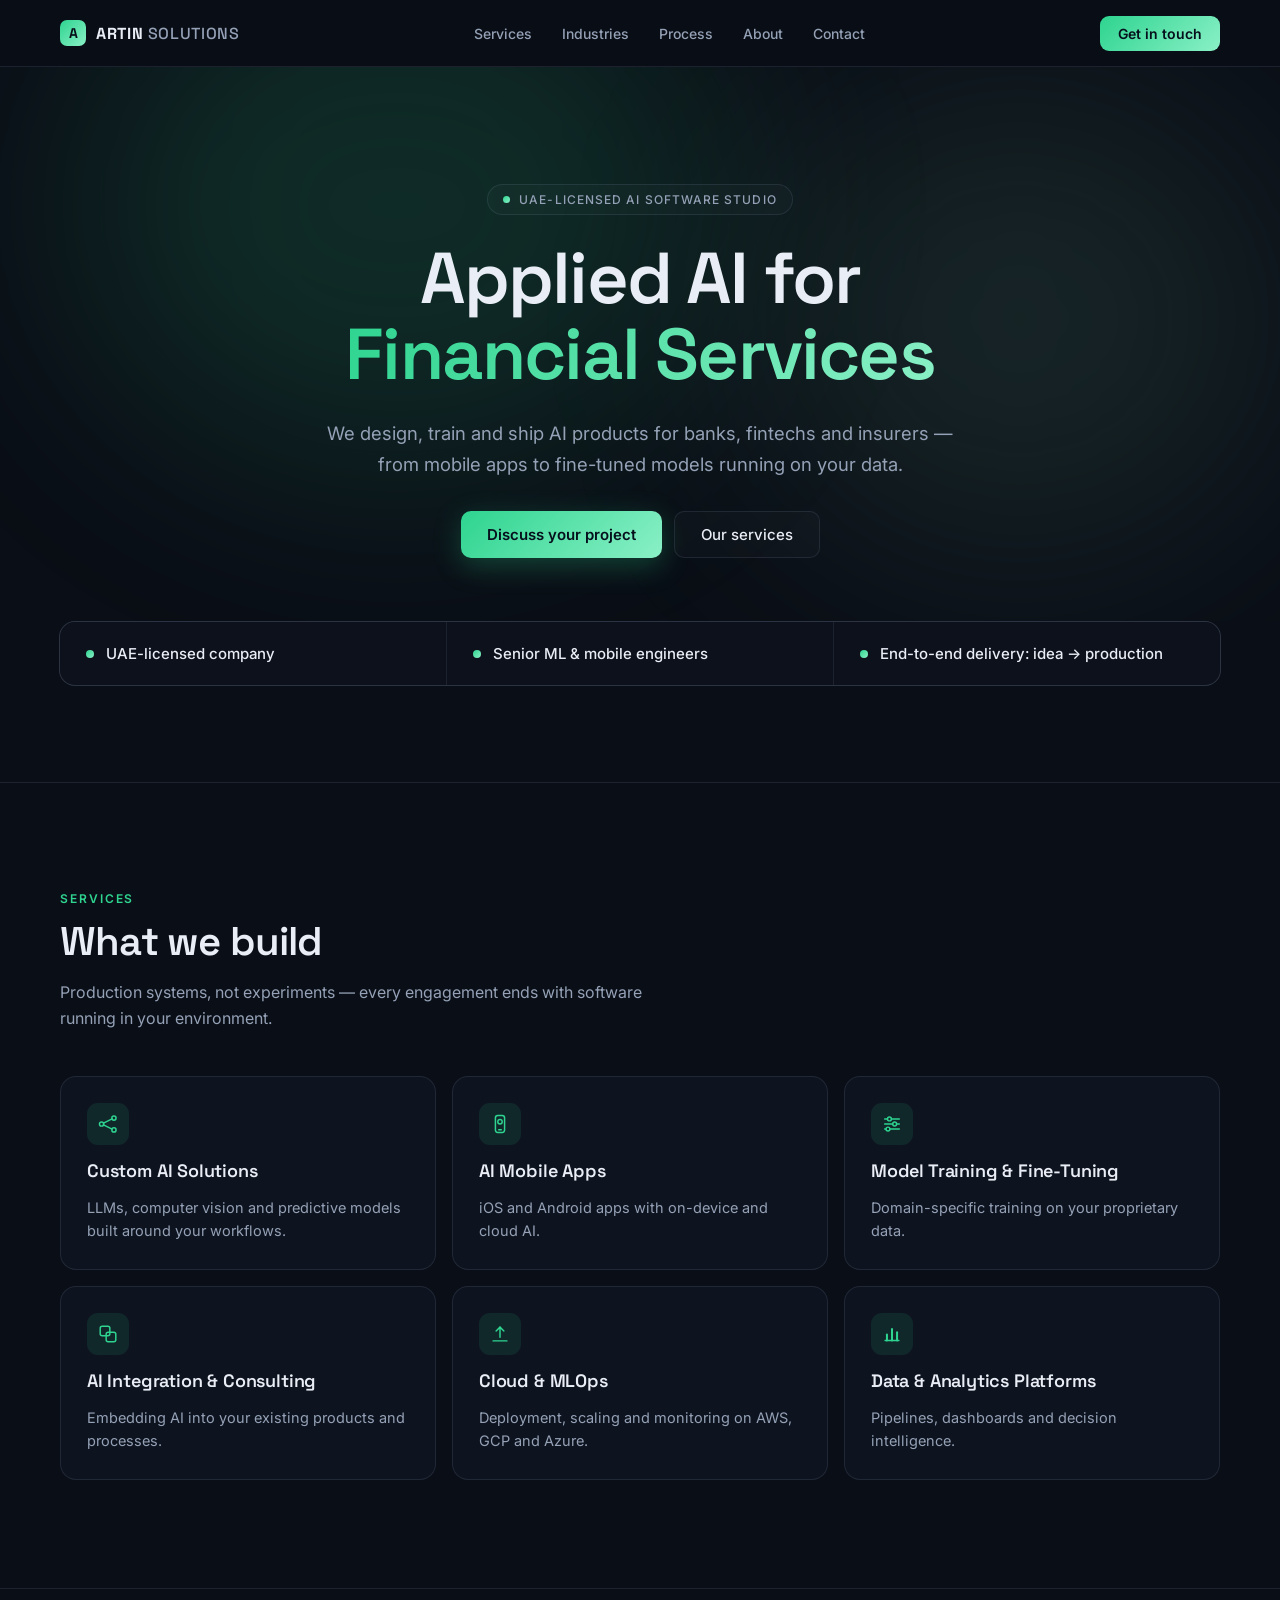
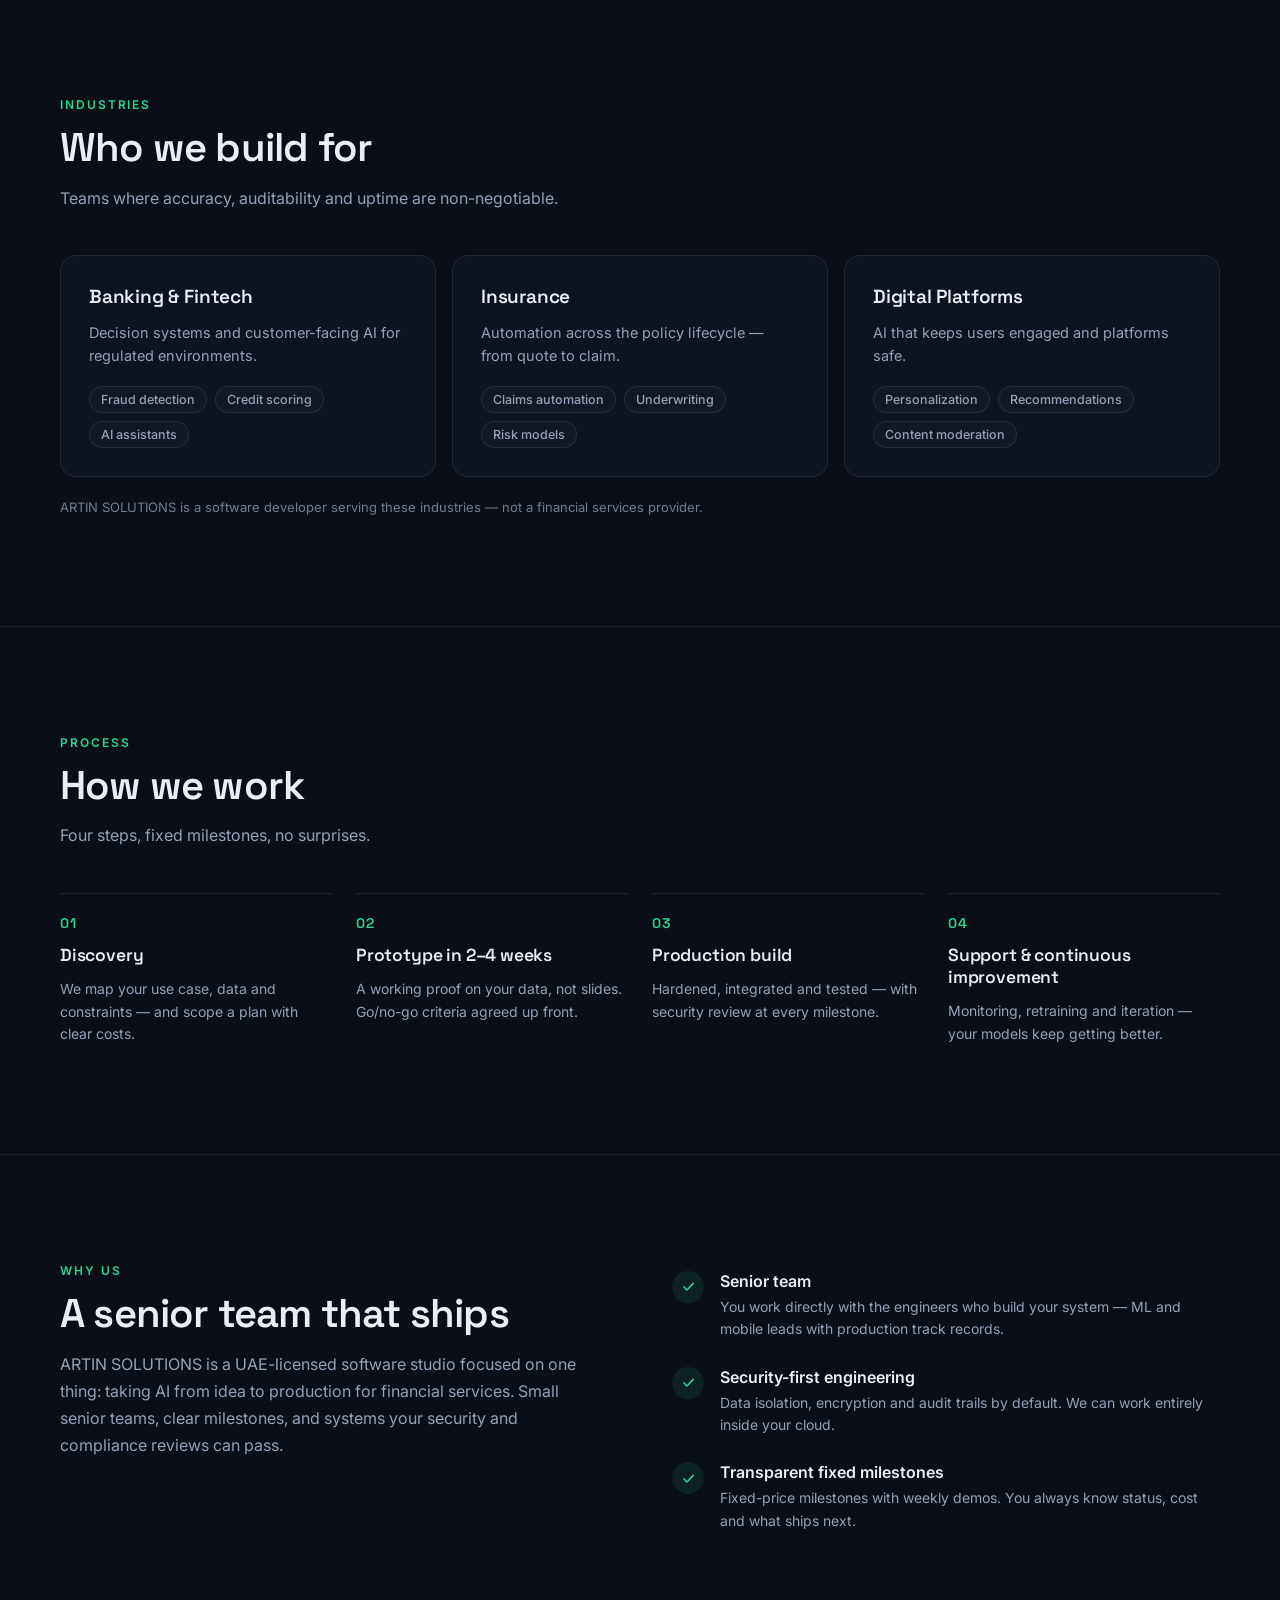
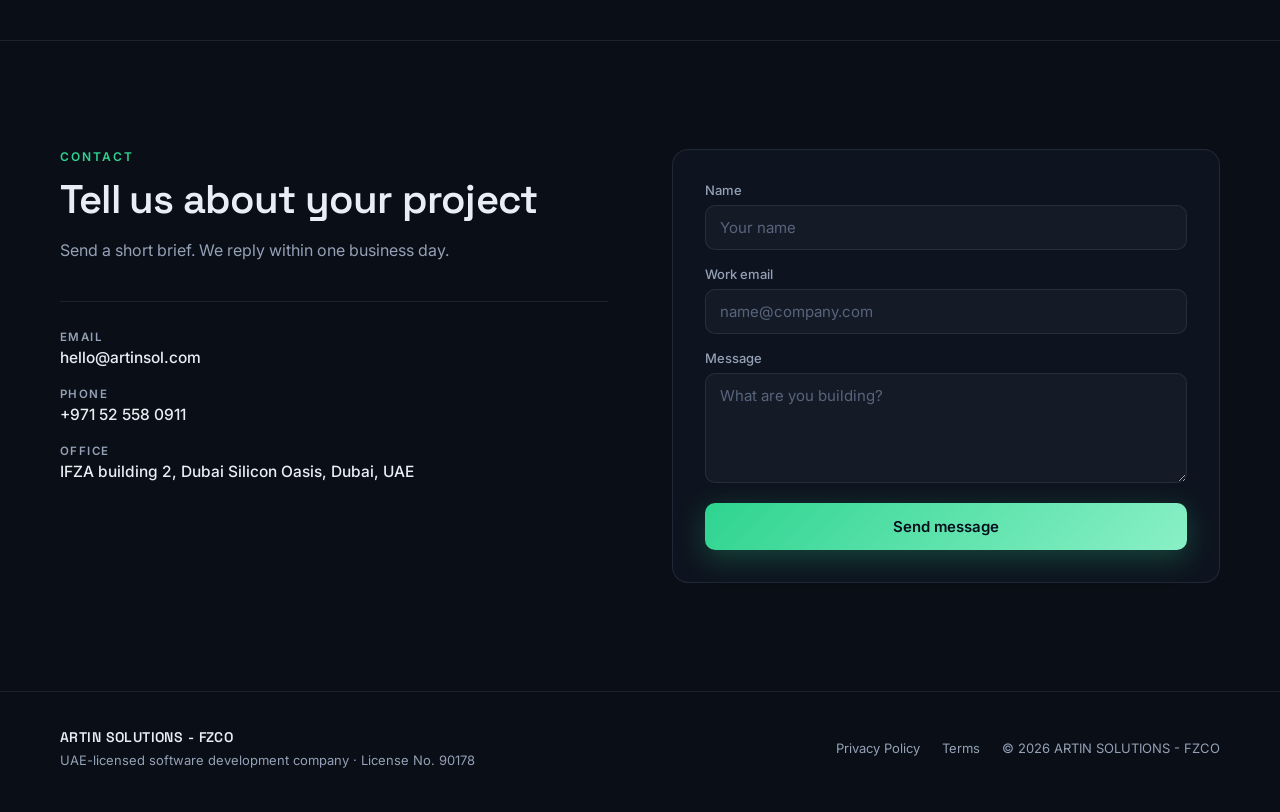
<file: index.html>
<!DOCTYPE html>
<html lang="en">
<head>
<meta charset="utf-8">
<meta name="viewport" content="width=device-width, initial-scale=1">
<title>ARTIN SOLUTIONS — Applied AI for Financial Services</title>
<meta name="description" content="ARTIN SOLUTIONS is a UAE-licensed software studio building AI products for banks, fintechs and insurers — mobile apps, model training and fine-tuning, cloud & MLOps.">
<meta property="og:title" content="ARTIN SOLUTIONS — Applied AI for Financial Services">
<meta property="og:description" content="We design, train and ship AI products for banks, fintechs and insurers — from mobile apps to fine-tuned models running on your data.">
<meta property="og:type" content="website">
<link rel="icon" href="data:image/svg+xml,%3Csvg xmlns='http://www.w3.org/2000/svg' viewBox='0 0 32 32'%3E%3Crect width='32' height='32' rx='8' fill='%232ed490'/%3E%3Ctext x='16' y='22' text-anchor='middle' font-family='Arial,sans-serif' font-weight='700' font-size='18' fill='%23071019'%3EA%3C/text%3E%3C/svg%3E">
<link rel="preconnect" href="https://fonts.googleapis.com">
<link rel="preconnect" href="https://fonts.gstatic.com" crossorigin>
<link href="https://fonts.googleapis.com/css2?family=Space+Grotesk:wght@500;600;700&family=Inter:wght@400;500;600&display=swap" rel="stylesheet">
<style>
:root {
  --bg: #0a0e16; --panel: #0e141f; --panel2: #111827;
  --line: rgba(152,170,204,0.13);
  --text: #e9edf5; --muted: #94a1b6;
  --accent: #2ed490; --accent2: #8af0c6;
  --glow1: rgba(46,212,144,0.15); --glow2: rgba(138,240,198,0.10);
  --accent-soft: rgba(46,212,144,0.10); --btn-glow: rgba(46,212,144,0.26);
}
html { scroll-behavior: smooth; scroll-padding-top: 92px; }
body { margin: 0; background: var(--bg); color: var(--text); font-family: Inter, "Helvetica Neue", system-ui, sans-serif; -webkit-font-smoothing: antialiased; text-rendering: optimizeLegibility; }
a { color: var(--text); text-decoration: none; }
::selection { background: rgba(46,212,144,0.35); }
input::placeholder, textarea::placeholder { color: #57647c; }
h1, h2, h3, .brand { font-family: "Space Grotesk", Inter, sans-serif; }

.container { max-width: 1160px; margin: 0 auto; padding: 0 24px; }

/* Header */
.site-header { position: sticky; top: 0; z-index: 60; background: rgba(10,14,22,0.75); backdrop-filter: blur(16px); -webkit-backdrop-filter: blur(16px); border-bottom: 1px solid var(--line); }
.header-inner { height: 66px; display: flex; align-items: center; justify-content: space-between; gap: 20px; }
.brand { display: flex; align-items: center; gap: 10px; }
.brand-mark { width: 26px; height: 26px; border-radius: 7px; background: linear-gradient(135deg, var(--accent), var(--accent2)); display: inline-flex; align-items: center; justify-content: center; font-weight: 700; font-size: 14px; color: #071019; }
.brand-name { font-weight: 700; font-size: 16px; letter-spacing: 0.04em; }
.brand-name span { font-weight: 500; color: var(--muted); }
.main-nav { display: flex; align-items: center; gap: 30px; }
.main-nav a { font-size: 14px; font-weight: 500; color: var(--muted); transition: color 0.2s; }
.main-nav a:hover { color: var(--text); }
.btn { display: inline-flex; align-items: center; justify-content: center; border-radius: 10px; font-size: 15px; font-weight: 600; transition: transform 0.2s, box-shadow 0.2s, border-color 0.2s, background 0.2s; cursor: pointer; }
.btn-primary { background: linear-gradient(135deg, var(--accent), var(--accent2)); color: #06101c; }
.btn-primary:hover { transform: translateY(-1px); box-shadow: 0 6px 20px var(--btn-glow); color: #06101c; }
.btn-ghost { border: 1px solid var(--line); background: rgba(255,255,255,0.02); color: var(--text); font-weight: 500; }
.btn-ghost:hover { border-color: rgba(152,170,204,0.35); background: rgba(255,255,255,0.04); }
.header-cta { padding: 9px 18px; border-radius: 9px; font-size: 14px; }
.burger { display: none; flex-direction: column; gap: 4px; background: none; border: 1px solid var(--line); border-radius: 8px; padding: 10px 9px; cursor: pointer; }
.burger span { width: 16px; height: 2px; background: var(--text); border-radius: 2px; }
.mobile-nav { position: absolute; top: 66px; left: 0; right: 0; background: rgba(10,14,22,0.97); backdrop-filter: blur(20px); -webkit-backdrop-filter: blur(20px); border-bottom: 1px solid var(--line); flex-direction: column; padding: 6px 24px 20px; display: none; }
.mobile-nav.open { display: flex; }
.mobile-nav a { padding: 13px 0; font-size: 15px; font-weight: 500; border-bottom: 1px solid rgba(152,170,204,0.07); }
.mobile-nav a:last-of-type { border-bottom: none; }
.mobile-nav .btn { margin-top: 10px; padding: 12px 18px; font-size: 14.5px; border-bottom: none; }
@media (max-width: 880px) {
  .desktop-only { display: none !important; }
  .burger { display: inline-flex; }
}

/* Hero */
.hero { position: relative; overflow: hidden; padding: clamp(88px, 13vh, 148px) 24px clamp(56px, 7vh, 84px); }
.mesh { position: absolute; border-radius: 50%; pointer-events: none; }
.mesh-a { top: -22%; left: 6%; width: min(640px, 80vw); height: 520px; background: var(--glow1); filter: blur(110px); animation: meshA 16s ease-in-out infinite; }
.mesh-b { top: 4%; right: 0; width: min(520px, 70vw); height: 460px; background: var(--glow2); filter: blur(120px); animation: meshB 20s ease-in-out infinite; }
@keyframes meshA { 0%, 100% { transform: translate(-6%, -4%) scale(1); } 50% { transform: translate(9%, 7%) scale(1.18); } }
@keyframes meshB { 0%, 100% { transform: translate(7%, 9%) scale(1.12); } 50% { transform: translate(-9%, -7%) scale(0.94); } }
@keyframes riseIn { from { opacity: 0; transform: translateY(14px); } to { opacity: 1; transform: translateY(0); } }
.hero-inner { position: relative; max-width: 880px; margin: 0 auto; text-align: center; display: flex; flex-direction: column; align-items: center; gap: 26px; }
.hero-badge { animation: riseIn 0.7s ease both; display: inline-flex; align-items: center; gap: 9px; border: 1px solid var(--line); border-radius: 999px; padding: 7px 15px; font-size: 12px; font-weight: 500; letter-spacing: 0.09em; text-transform: uppercase; color: var(--muted); background: rgba(255,255,255,0.02); }
.hero-badge i { width: 7px; height: 7px; border-radius: 50%; background: linear-gradient(135deg, var(--accent), var(--accent2)); }
.hero h1 { animation: riseIn 0.7s 0.08s ease both; margin: 0; font-weight: 600; font-size: clamp(40px, 7.2vw, 72px); line-height: 1.05; letter-spacing: -0.025em; }
.grad-text { background: linear-gradient(120deg, var(--accent), var(--accent2)); -webkit-background-clip: text; background-clip: text; -webkit-text-fill-color: transparent; color: transparent; }
.hero p { animation: riseIn 0.7s 0.16s ease both; margin: 0; max-width: 640px; font-size: clamp(16px, 2.2vw, 18.5px); line-height: 1.65; color: var(--muted); }
.hero-ctas { animation: riseIn 0.7s 0.24s ease both; display: flex; flex-wrap: wrap; gap: 12px; justify-content: center; margin-top: 6px; }
.hero-ctas .btn { padding: 13px 26px; }
.hero-ctas .btn-primary { box-shadow: 0 8px 28px var(--btn-glow); }
.hero-ctas .btn-primary:hover { transform: translateY(-2px); }
@media (prefers-reduced-motion: reduce) {
  html { scroll-behavior: auto; }
  .mesh, .hero-badge, .hero h1, .hero p, .hero-ctas { animation: none !important; }
}

/* Trust strip */
.trust { padding: 0 24px clamp(64px, 8vw, 96px); }
.trust-grid { max-width: 1160px; margin: 0 auto; border: 1px solid var(--line); border-radius: 16px; background: var(--line); display: grid; grid-template-columns: repeat(auto-fit, minmax(250px, 1fr)); gap: 1px; overflow: hidden; }
.trust-item { background: #0c111b; padding: 22px 26px; display: flex; align-items: center; gap: 12px; }
.trust-item i { flex: none; width: 8px; height: 8px; border-radius: 50%; background: linear-gradient(135deg, var(--accent), var(--accent2)); }
.trust-item span { font-size: 15px; font-weight: 500; }

/* Sections */
.section { padding: clamp(72px, 9vw, 108px) 24px; border-top: 1px solid var(--line); }
.section-head { max-width: 640px; display: flex; flex-direction: column; gap: 14px; margin-bottom: 44px; }
.eyebrow { font-size: 12px; font-weight: 600; letter-spacing: 0.16em; text-transform: uppercase; color: var(--accent); }
.section-head h2 { margin: 0; font-weight: 600; font-size: clamp(30px, 4.4vw, 40px); letter-spacing: -0.02em; line-height: 1.12; }
.section-head p { margin: 0; font-size: 16px; line-height: 1.65; color: var(--muted); text-wrap: pretty; }

/* Cards */
.card-grid { display: grid; grid-template-columns: repeat(auto-fit, minmax(300px, 1fr)); gap: 16px; }
.card { background: var(--panel); border: 1px solid var(--line); border-radius: 16px; padding: 26px; display: flex; flex-direction: column; gap: 14px; transition: border-color 0.25s, transform 0.25s, background 0.25s; }
.card:hover { border-color: color-mix(in oklab, var(--accent) 45%, transparent); transform: translateY(-3px); background: var(--panel2); }
.card-icon { width: 42px; height: 42px; border-radius: 11px; background: var(--accent-soft); color: var(--accent); display: flex; align-items: center; justify-content: center; }
.card h3 { margin: 0; font-weight: 600; font-size: 18px; letter-spacing: -0.01em; }
.card p { margin: 0; font-size: 14.5px; line-height: 1.62; color: var(--muted); }

/* Industries */
.industry { padding: 28px; gap: 12px; }
.industry:hover { background: var(--panel); }
.industry h3 { font-size: 19px; }
.chips { display: flex; flex-wrap: wrap; gap: 8px; margin-top: 6px; }
.chip { font-size: 12.5px; font-weight: 500; color: var(--muted); border: 1px solid var(--line); border-radius: 999px; padding: 5px 11px; background: rgba(255,255,255,0.02); }
.disclaimer { margin: 20px 0 0; font-size: 13px; line-height: 1.6; color: var(--muted); opacity: 0.75; }

/* Process */
.steps { display: grid; grid-template-columns: repeat(auto-fit, minmax(230px, 1fr)); gap: 24px; }
.step { display: flex; flex-direction: column; gap: 12px; border-top: 1px solid var(--line); padding-top: 20px; }
.step-num { font-family: "Space Grotesk", sans-serif; font-weight: 600; font-size: 14px; letter-spacing: 0.08em; color: var(--accent); }
.step h3 { margin: 0; font-weight: 600; font-size: 17.5px; letter-spacing: -0.01em; }
.step p { margin: 0; font-size: 14px; line-height: 1.62; color: var(--muted); }

/* About */
.about-grid { display: grid; grid-template-columns: repeat(auto-fit, minmax(320px, 1fr)); gap: clamp(36px, 5vw, 72px); align-items: start; }
.about-copy { display: flex; flex-direction: column; gap: 14px; }
.about-copy h2 { margin: 0; font-weight: 600; font-size: clamp(30px, 4.4vw, 40px); letter-spacing: -0.02em; line-height: 1.12; }
.about-copy > p { margin: 0; font-size: 16px; line-height: 1.7; color: var(--muted); text-wrap: pretty; }
.about-points { display: flex; flex-direction: column; gap: 26px; padding-top: 8px; }
.point { display: flex; gap: 16px; align-items: flex-start; }
.point-icon { flex: none; width: 32px; height: 32px; border-radius: 50%; background: var(--accent-soft); color: var(--accent); display: inline-flex; align-items: center; justify-content: center; }
.point-body { display: flex; flex-direction: column; gap: 5px; }
.point-title { font-size: 16px; font-weight: 600; }
.point-desc { font-size: 14px; line-height: 1.6; color: var(--muted); }

/* Contact */
.contact-grid { display: grid; grid-template-columns: repeat(auto-fit, minmax(320px, 1fr)); gap: clamp(36px, 5vw, 64px); align-items: start; }
.contact-info { display: flex; flex-direction: column; gap: 20px; margin-top: 24px; border-top: 1px solid var(--line); padding-top: 28px; }
.contact-row { display: flex; flex-direction: column; gap: 4px; }
.contact-label { font-size: 11.5px; font-weight: 600; letter-spacing: 0.12em; text-transform: uppercase; color: var(--muted); }
.contact-value { font-size: 15.5px; font-weight: 500; }
.form-panel { background: var(--panel); border: 1px solid var(--line); border-radius: 16px; padding: clamp(24px, 3vw, 32px); }
.contact-form { display: flex; flex-direction: column; gap: 16px; }
.contact-form label { display: flex; flex-direction: column; gap: 7px; font-size: 13px; font-weight: 500; color: var(--muted); }
.contact-form input, .contact-form textarea { width: 100%; box-sizing: border-box; font-family: inherit; background: rgba(255,255,255,0.03); border: 1px solid var(--line); border-radius: 10px; padding: 12px 14px; font-size: 15px; color: var(--text); transition: border-color 0.2s, box-shadow 0.2s; }
.contact-form textarea { resize: vertical; min-height: 110px; }
.contact-form input:focus, .contact-form textarea:focus { border-color: var(--accent); box-shadow: 0 0 0 3px var(--accent-soft); outline: none; }
.contact-form .btn { margin-top: 4px; width: 100%; border: none; padding: 14px; font-family: inherit; box-shadow: 0 8px 28px var(--btn-glow); }
.form-error { display: none; margin: 0; font-size: 13.5px; line-height: 1.5; color: #ff8a8a; }
.form-error.visible { display: block; }
.form-success { display: none; flex-direction: column; align-items: flex-start; gap: 14px; padding: 12px 4px; }
.form-success.visible { display: flex; }
.success-icon { width: 44px; height: 44px; border-radius: 50%; background: var(--accent-soft); color: var(--accent); display: inline-flex; align-items: center; justify-content: center; }
.form-success .title { font-family: "Space Grotesk", sans-serif; font-weight: 600; font-size: 19px; }
.form-success .desc { font-size: 14.5px; line-height: 1.6; color: var(--muted); }
.form-success button { margin-top: 6px; background: none; border: 1px solid var(--line); border-radius: 9px; padding: 9px 16px; cursor: pointer; color: var(--text); font-family: inherit; font-size: 13.5px; font-weight: 500; transition: border-color 0.2s; }
.form-success button:hover { border-color: rgba(152,170,204,0.35); }
.honeypot { position: absolute; left: -9999px; opacity: 0; height: 0; overflow: hidden; }

/* Footer */
.site-footer { border-top: 1px solid var(--line); padding: 36px 24px 44px; }
.footer-inner { max-width: 1160px; margin: 0 auto; display: flex; flex-wrap: wrap; gap: 18px 32px; align-items: center; justify-content: space-between; }
.footer-company { display: flex; flex-direction: column; gap: 6px; }
.footer-company .name { font-family: "Space Grotesk", sans-serif; font-weight: 600; font-size: 14px; letter-spacing: 0.03em; }
.footer-company .license { font-size: 13px; color: var(--muted); }
.footer-links { display: flex; flex-wrap: wrap; align-items: center; gap: 22px; font-size: 13px; }
.footer-links a { color: var(--muted); transition: color 0.2s; }
.footer-links a:hover { color: var(--text); }
.footer-links span { color: var(--muted); }
</style>
</head>
<body>

<header class="site-header">
  <div class="container header-inner">
    <a href="#top" class="brand">
      <span class="brand-mark">A</span>
      <span class="brand-name">ARTIN<span> SOLUTIONS</span></span>
    </a>
    <nav class="main-nav desktop-only">
      <a href="#services">Services</a>
      <a href="#industries">Industries</a>
      <a href="#process">Process</a>
      <a href="#about">About</a>
      <a href="#contact">Contact</a>
    </nav>
    <div style="display: flex; align-items: center; gap: 10px;">
      <a href="#contact" class="btn btn-primary header-cta desktop-only">Get in touch</a>
      <button class="burger" id="burger" aria-label="Menu" aria-expanded="false">
        <span></span><span></span><span></span>
      </button>
    </div>
  </div>
  <nav class="mobile-nav" id="mobile-nav">
    <a href="#services">Services</a>
    <a href="#industries">Industries</a>
    <a href="#process">Process</a>
    <a href="#about">About</a>
    <a href="#contact">Contact</a>
    <a href="#contact" class="btn btn-primary">Get in touch</a>
  </nav>
</header>

<section id="top" class="hero">
  <div class="mesh mesh-a" aria-hidden="true"></div>
  <div class="mesh mesh-b" aria-hidden="true"></div>
  <div class="hero-inner">
    <div class="hero-badge"><i></i>UAE-licensed AI software studio</div>
    <h1>Applied AI for<br><span class="grad-text">Financial Services</span></h1>
    <p>We design, train and ship AI products for banks, fintechs and insurers — from mobile apps to fine-tuned models running on your data.</p>
    <div class="hero-ctas">
      <a href="#contact" class="btn btn-primary">Discuss your project</a>
      <a href="#services" class="btn btn-ghost">Our services</a>
    </div>
  </div>
</section>

<section class="trust">
  <div class="trust-grid">
    <div class="trust-item"><i></i><span>UAE-licensed company</span></div>
    <div class="trust-item"><i></i><span>Senior ML &amp; mobile engineers</span></div>
    <div class="trust-item"><i></i><span>End-to-end delivery: idea → production</span></div>
  </div>
</section>

<section id="services" class="section">
  <div class="container">
    <div class="section-head">
      <span class="eyebrow">Services</span>
      <h2>What we build</h2>
      <p>Production systems, not experiments — every engagement ends with software running in your environment.</p>
    </div>
    <div class="card-grid">
      <div class="card">
        <div class="card-icon">
          <svg width="22" height="22" viewBox="0 0 24 24" fill="none" stroke="currentColor" stroke-width="1.6" stroke-linecap="round" stroke-linejoin="round"><circle cx="5" cy="12" r="2.3"></circle><circle cx="18.5" cy="5.5" r="2.3"></circle><circle cx="18.5" cy="18.5" r="2.3"></circle><line x1="7.1" y1="11" x2="16.4" y2="6.4"></line><line x1="7.1" y1="13" x2="16.4" y2="17.6"></line></svg>
        </div>
        <h3>Custom AI Solutions</h3>
        <p>LLMs, computer vision and predictive models built around your workflows.</p>
      </div>
      <div class="card">
        <div class="card-icon">
          <svg width="22" height="22" viewBox="0 0 24 24" fill="none" stroke="currentColor" stroke-width="1.6" stroke-linecap="round" stroke-linejoin="round"><rect x="7" y="2.8" width="10" height="18.4" rx="2.6"></rect><line x1="10.6" y1="18.2" x2="13.4" y2="18.2"></line><circle cx="12" cy="9.6" r="2.4"></circle></svg>
        </div>
        <h3>AI Mobile Apps</h3>
        <p>iOS and Android apps with on-device and cloud AI.</p>
      </div>
      <div class="card">
        <div class="card-icon">
          <svg width="22" height="22" viewBox="0 0 24 24" fill="none" stroke="currentColor" stroke-width="1.6" stroke-linecap="round" stroke-linejoin="round"><line x1="4" y1="6.5" x2="7" y2="6.5"></line><circle cx="9.2" cy="6.5" r="2.1"></circle><line x1="11.4" y1="6.5" x2="20" y2="6.5"></line><line x1="4" y1="12" x2="12.7" y2="12"></line><circle cx="14.9" cy="12" r="2.1"></circle><line x1="17.1" y1="12" x2="20" y2="12"></line><line x1="9.8" y1="17.5" x2="20" y2="17.5"></line><circle cx="7.6" cy="17.5" r="2.1"></circle><line x1="4" y1="17.5" x2="5.4" y2="17.5"></line></svg>
        </div>
        <h3>Model Training &amp; Fine-Tuning</h3>
        <p>Domain-specific training on your proprietary data.</p>
      </div>
      <div class="card">
        <div class="card-icon">
          <svg width="22" height="22" viewBox="0 0 24 24" fill="none" stroke="currentColor" stroke-width="1.6" stroke-linecap="round" stroke-linejoin="round"><rect x="3.5" y="3.5" width="10.5" height="10.5" rx="2.2"></rect><rect x="10" y="10" width="10.5" height="10.5" rx="2.2"></rect></svg>
        </div>
        <h3>AI Integration &amp; Consulting</h3>
        <p>Embedding AI into your existing products and processes.</p>
      </div>
      <div class="card">
        <div class="card-icon">
          <svg width="22" height="22" viewBox="0 0 24 24" fill="none" stroke="currentColor" stroke-width="1.6" stroke-linecap="round" stroke-linejoin="round"><line x1="12" y1="15.5" x2="12" y2="4.5"></line><polyline points="7.8,8.7 12,4.5 16.2,8.7"></polyline><line x1="4.5" y1="19.5" x2="19.5" y2="19.5"></line></svg>
        </div>
        <h3>Cloud &amp; MLOps</h3>
        <p>Deployment, scaling and monitoring on AWS, GCP and Azure.</p>
      </div>
      <div class="card">
        <div class="card-icon">
          <svg width="22" height="22" viewBox="0 0 24 24" fill="none" stroke="currentColor" stroke-width="1.6" stroke-linecap="round" stroke-linejoin="round"><line x1="4.5" y1="19" x2="19.5" y2="19"></line><line x1="6.5" y1="19" x2="6.5" y2="12.5" stroke-width="2.2"></line><line x1="12" y1="19" x2="12" y2="6.5" stroke-width="2.2"></line><line x1="17.5" y1="19" x2="17.5" y2="10" stroke-width="2.2"></line></svg>
        </div>
        <h3>Data &amp; Analytics Platforms</h3>
        <p>Pipelines, dashboards and decision intelligence.</p>
      </div>
    </div>
  </div>
</section>

<section id="industries" class="section">
  <div class="container">
    <div class="section-head">
      <span class="eyebrow">Industries</span>
      <h2>Who we build for</h2>
      <p>Teams where accuracy, auditability and uptime are non-negotiable.</p>
    </div>
    <div class="card-grid">
      <div class="card industry">
        <h3>Banking &amp; Fintech</h3>
        <p>Decision systems and customer-facing AI for regulated environments.</p>
        <div class="chips">
          <span class="chip">Fraud detection</span>
          <span class="chip">Credit scoring</span>
          <span class="chip">AI assistants</span>
        </div>
      </div>
      <div class="card industry">
        <h3>Insurance</h3>
        <p>Automation across the policy lifecycle — from quote to claim.</p>
        <div class="chips">
          <span class="chip">Claims automation</span>
          <span class="chip">Underwriting</span>
          <span class="chip">Risk models</span>
        </div>
      </div>
      <div class="card industry">
        <h3>Digital Platforms</h3>
        <p>AI that keeps users engaged and platforms safe.</p>
        <div class="chips">
          <span class="chip">Personalization</span>
          <span class="chip">Recommendations</span>
          <span class="chip">Content moderation</span>
        </div>
      </div>
    </div>
    <p class="disclaimer">ARTIN SOLUTIONS is a software developer serving these industries — not a financial services provider.</p>
  </div>
</section>

<section id="process" class="section">
  <div class="container">
    <div class="section-head">
      <span class="eyebrow">Process</span>
      <h2>How we work</h2>
      <p>Four steps, fixed milestones, no surprises.</p>
    </div>
    <div class="steps">
      <div class="step">
        <span class="step-num">01</span>
        <h3>Discovery</h3>
        <p>We map your use case, data and constraints — and scope a plan with clear costs.</p>
      </div>
      <div class="step">
        <span class="step-num">02</span>
        <h3>Prototype in 2–4 weeks</h3>
        <p>A working proof on your data, not slides. Go/no-go criteria agreed up front.</p>
      </div>
      <div class="step">
        <span class="step-num">03</span>
        <h3>Production build</h3>
        <p>Hardened, integrated and tested — with security review at every milestone.</p>
      </div>
      <div class="step">
        <span class="step-num">04</span>
        <h3>Support &amp; continuous improvement</h3>
        <p>Monitoring, retraining and iteration — your models keep getting better.</p>
      </div>
    </div>
  </div>
</section>

<section id="about" class="section">
  <div class="container about-grid">
    <div class="about-copy">
      <span class="eyebrow">Why us</span>
      <h2>A senior team that ships</h2>
      <p>ARTIN SOLUTIONS is a UAE-licensed software studio focused on one thing: taking AI from idea to production for financial services. Small senior teams, clear milestones, and systems your security and compliance reviews can pass.</p>
    </div>
    <div class="about-points">
      <div class="point">
        <span class="point-icon">
          <svg width="15" height="15" viewBox="0 0 24 24" fill="none" stroke="currentColor" stroke-width="2.4" stroke-linecap="round" stroke-linejoin="round"><polyline points="4.5,12.5 9.5,17.5 19.5,7"></polyline></svg>
        </span>
        <div class="point-body">
          <span class="point-title">Senior team</span>
          <span class="point-desc">You work directly with the engineers who build your system — ML and mobile leads with production track records.</span>
        </div>
      </div>
      <div class="point">
        <span class="point-icon">
          <svg width="15" height="15" viewBox="0 0 24 24" fill="none" stroke="currentColor" stroke-width="2.4" stroke-linecap="round" stroke-linejoin="round"><polyline points="4.5,12.5 9.5,17.5 19.5,7"></polyline></svg>
        </span>
        <div class="point-body">
          <span class="point-title">Security-first engineering</span>
          <span class="point-desc">Data isolation, encryption and audit trails by default. We can work entirely inside your cloud.</span>
        </div>
      </div>
      <div class="point">
        <span class="point-icon">
          <svg width="15" height="15" viewBox="0 0 24 24" fill="none" stroke="currentColor" stroke-width="2.4" stroke-linecap="round" stroke-linejoin="round"><polyline points="4.5,12.5 9.5,17.5 19.5,7"></polyline></svg>
        </span>
        <div class="point-body">
          <span class="point-title">Transparent fixed milestones</span>
          <span class="point-desc">Fixed-price milestones with weekly demos. You always know status, cost and what ships next.</span>
        </div>
      </div>
    </div>
  </div>
</section>

<section id="contact" class="section">
  <div class="container contact-grid">
    <div class="about-copy">
      <span class="eyebrow">Contact</span>
      <h2>Tell us about your project</h2>
      <p style="margin: 0; font-size: 16px; line-height: 1.65; color: var(--muted);">Send a short brief. We reply within one business day.</p>
      <div class="contact-info">
        <div class="contact-row">
          <span class="contact-label">Email</span>
          <span class="contact-value"><a href="mailto:hello@artinsol.com">hello@artinsol.com</a></span>
        </div>
        <div class="contact-row">
          <span class="contact-label">Phone</span>
          <span class="contact-value">+971 52 558 0911</span>
        </div>
        <div class="contact-row">
          <span class="contact-label">Office</span>
          <span class="contact-value">IFZA building 2, Dubai Silicon Oasis, Dubai, UAE</span>
        </div>
      </div>
    </div>
    <div class="form-panel">
      <!-- TODO: replace YOUR_FORM_ID with the ID from formspree.io after signup -->
      <form class="contact-form" id="contact-form" action="https://formspree.io/f/xaeyonka" method="POST">
        <label>Name
          <input type="text" name="name" required placeholder="Your name" autocomplete="name">
        </label>
        <label>Work email
          <input type="email" name="email" required placeholder="name@company.com" autocomplete="email">
        </label>
        <label>Message
          <textarea name="message" required rows="4" placeholder="What are you building?"></textarea>
        </label>
        <div class="honeypot" aria-hidden="true">
          <label>Leave this field empty<input type="text" name="_gotcha" tabindex="-1" autocomplete="off"></label>
        </div>
        <button type="submit" class="btn btn-primary" id="submit-btn">Send message</button>
        <p class="form-error" id="form-error">Something went wrong. Please email us directly instead.</p>
      </form>
      <div class="form-success" id="form-success">
        <span class="success-icon">
          <svg width="20" height="20" viewBox="0 0 24 24" fill="none" stroke="currentColor" stroke-width="2.2" stroke-linecap="round" stroke-linejoin="round"><polyline points="4.5,12.5 9.5,17.5 19.5,7"></polyline></svg>
        </span>
        <span class="title">Message sent</span>
        <span class="desc">Thanks — we'll get back to you within one business day.</span>
        <button type="button" id="reset-btn">Send another message</button>
      </div>
    </div>
  </div>
</section>

<footer class="site-footer">
  <div class="footer-inner">
    <div class="footer-company">
      <span class="name">ARTIN SOLUTIONS - FZCO</span>
      <span class="license">UAE-licensed software development company · License No. 90178</span>
    </div>
    <div class="footer-links">
      <a href="privacy.html">Privacy Policy</a>
      <a href="terms.html">Terms</a>
      <span>© 2026 ARTIN SOLUTIONS - FZCO</span>
    </div>
  </div>
</footer>

<script>
(function () {
  // Mobile menu
  var burger = document.getElementById('burger');
  var mobileNav = document.getElementById('mobile-nav');
  burger.addEventListener('click', function () {
    var open = mobileNav.classList.toggle('open');
    burger.setAttribute('aria-expanded', open ? 'true' : 'false');
  });
  mobileNav.querySelectorAll('a').forEach(function (link) {
    link.addEventListener('click', function () {
      mobileNav.classList.remove('open');
      burger.setAttribute('aria-expanded', 'false');
    });
  });

  // Contact form → Formspree
  var form = document.getElementById('contact-form');
  var success = document.getElementById('form-success');
  var errorEl = document.getElementById('form-error');
  var submitBtn = document.getElementById('submit-btn');

  form.addEventListener('submit', function (e) {
    e.preventDefault();
    errorEl.classList.remove('visible');
    if (form.action.indexOf('YOUR_FORM_ID') !== -1) {
      errorEl.textContent = 'Form is not configured yet — set the Formspree form ID in index.html.';
      errorEl.classList.add('visible');
      return;
    }
    submitBtn.disabled = true;
    submitBtn.textContent = 'Sending…';
    fetch(form.action, {
      method: 'POST',
      body: new FormData(form),
      headers: { Accept: 'application/json' }
    }).then(function (res) {
      if (!res.ok) throw new Error('HTTP ' + res.status);
      form.reset();
      form.style.display = 'none';
      success.classList.add('visible');
    }).catch(function () {
      errorEl.textContent = 'Something went wrong. Please email us directly instead.';
      errorEl.classList.add('visible');
    }).finally(function () {
      submitBtn.disabled = false;
      submitBtn.textContent = 'Send message';
    });
  });

  document.getElementById('reset-btn').addEventListener('click', function () {
    success.classList.remove('visible');
    form.style.display = '';
  });
})();
</script>
</body>
</html>
</file>
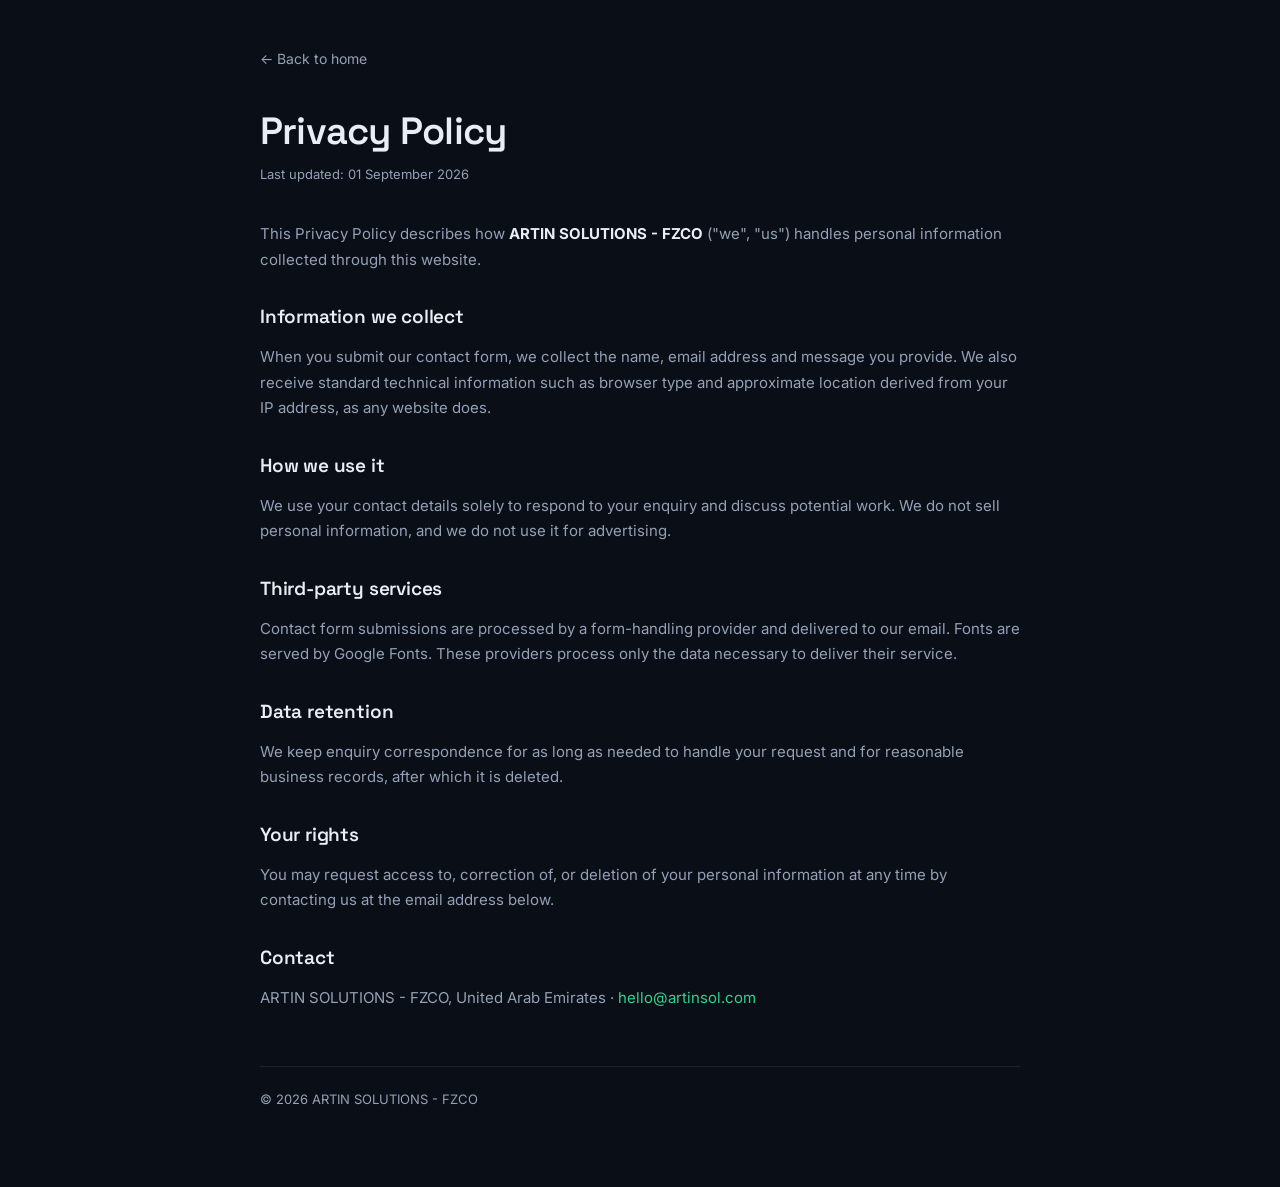
<file: privacy.html>
<!DOCTYPE html>
<html lang="en">
<head>
<meta charset="utf-8">
<meta name="viewport" content="width=device-width, initial-scale=1">
<title>Privacy Policy — ARTIN SOLUTIONS</title>
<meta name="robots" content="noindex">
<link rel="icon" href="data:image/svg+xml,%3Csvg xmlns='http://www.w3.org/2000/svg' viewBox='0 0 32 32'%3E%3Crect width='32' height='32' rx='8' fill='%232ed490'/%3E%3Ctext x='16' y='22' text-anchor='middle' font-family='Arial,sans-serif' font-weight='700' font-size='18' fill='%23071019'%3EA%3C/text%3E%3C/svg%3E">
<link rel="preconnect" href="https://fonts.googleapis.com">
<link rel="preconnect" href="https://fonts.gstatic.com" crossorigin>
<link href="https://fonts.googleapis.com/css2?family=Space+Grotesk:wght@500;600;700&family=Inter:wght@400;500;600&display=swap" rel="stylesheet">
<link rel="stylesheet" href="legal.css">
</head>
<body>
<div class="wrap">
  <a class="back" href="index.html">← Back to home</a>
  <h1>Privacy Policy</h1>
  <p class="updated">Last updated: 01 September 2026</p>

  <p>This Privacy Policy describes how <strong>ARTIN SOLUTIONS - FZCO</strong> ("we", "us") handles personal information collected through this website.</p>

  <h2>Information we collect</h2>
  <p>When you submit our contact form, we collect the name, email address and message you provide. We also receive standard technical information such as browser type and approximate location derived from your IP address, as any website does.</p>

  <h2>How we use it</h2>
  <p>We use your contact details solely to respond to your enquiry and discuss potential work. We do not sell personal information, and we do not use it for advertising.</p>

  <h2>Third-party services</h2>
  <p>Contact form submissions are processed by a form-handling provider and delivered to our email. Fonts are served by Google Fonts. These providers process only the data necessary to deliver their service.</p>

  <h2>Data retention</h2>
  <p>We keep enquiry correspondence for as long as needed to handle your request and for reasonable business records, after which it is deleted.</p>

  <h2>Your rights</h2>
  <p>You may request access to, correction of, or deletion of your personal information at any time by contacting us at the email address below.</p>

  <h2>Contact</h2>
  <p>ARTIN SOLUTIONS - FZCO, United Arab Emirates · <a href="mailto:hello@artinsol.com">hello@artinsol.com</a></p>

  <footer>© 2026 ARTIN SOLUTIONS - FZCO</footer>
</div>
</body>
</html>
</file>
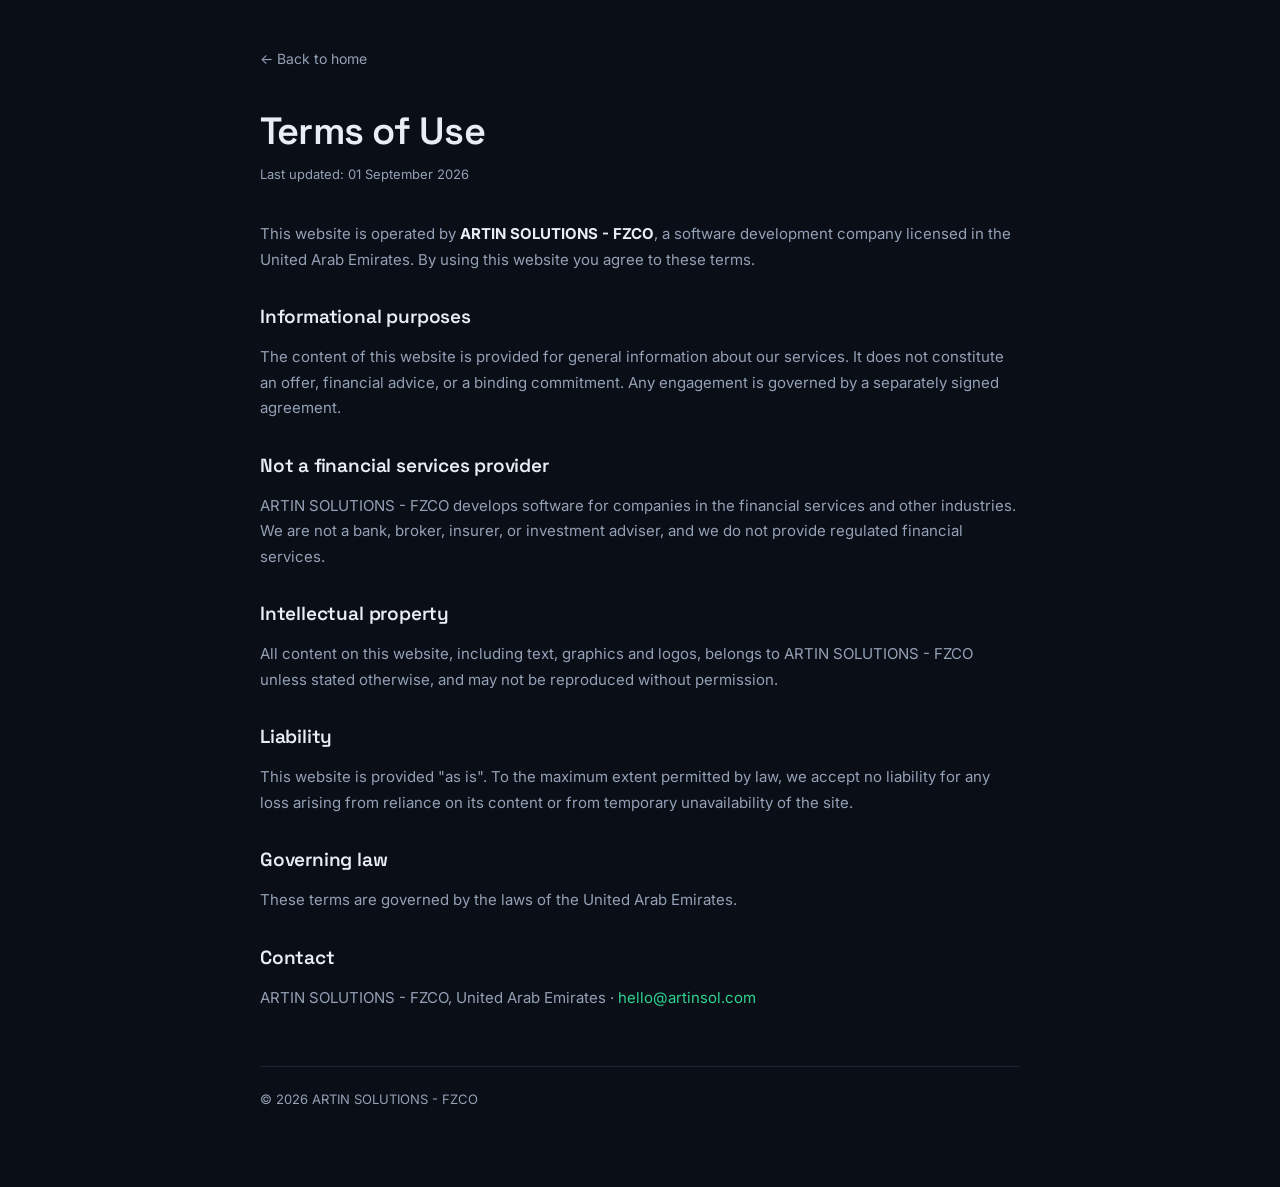
<file: terms.html>
<!DOCTYPE html>
<html lang="en">
<head>
<meta charset="utf-8">
<meta name="viewport" content="width=device-width, initial-scale=1">
<title>Terms of Use — ARTIN SOLUTIONS</title>
<meta name="robots" content="noindex">
<link rel="icon" href="data:image/svg+xml,%3Csvg xmlns='http://www.w3.org/2000/svg' viewBox='0 0 32 32'%3E%3Crect width='32' height='32' rx='8' fill='%232ed490'/%3E%3Ctext x='16' y='22' text-anchor='middle' font-family='Arial,sans-serif' font-weight='700' font-size='18' fill='%23071019'%3EA%3C/text%3E%3C/svg%3E">
<link rel="preconnect" href="https://fonts.googleapis.com">
<link rel="preconnect" href="https://fonts.gstatic.com" crossorigin>
<link href="https://fonts.googleapis.com/css2?family=Space+Grotesk:wght@500;600;700&family=Inter:wght@400;500;600&display=swap" rel="stylesheet">
<link rel="stylesheet" href="legal.css">
</head>
<body>
<div class="wrap">
  <a class="back" href="index.html">← Back to home</a>
  <h1>Terms of Use</h1>
  <p class="updated">Last updated: 01 September 2026</p>

  <p>This website is operated by <strong>ARTIN SOLUTIONS - FZCO</strong>, a software development company licensed in the United Arab Emirates. By using this website you agree to these terms.</p>

  <h2>Informational purposes</h2>
  <p>The content of this website is provided for general information about our services. It does not constitute an offer, financial advice, or a binding commitment. Any engagement is governed by a separately signed agreement.</p>

  <h2>Not a financial services provider</h2>
  <p>ARTIN SOLUTIONS - FZCO develops software for companies in the financial services and other industries. We are not a bank, broker, insurer, or investment adviser, and we do not provide regulated financial services.</p>

  <h2>Intellectual property</h2>
  <p>All content on this website, including text, graphics and logos, belongs to ARTIN SOLUTIONS - FZCO unless stated otherwise, and may not be reproduced without permission.</p>

  <h2>Liability</h2>
  <p>This website is provided "as is". To the maximum extent permitted by law, we accept no liability for any loss arising from reliance on its content or from temporary unavailability of the site.</p>

  <h2>Governing law</h2>
  <p>These terms are governed by the laws of the United Arab Emirates.</p>

  <h2>Contact</h2>
  <p>ARTIN SOLUTIONS - FZCO, United Arab Emirates · <a href="mailto:hello@artinsol.com">hello@artinsol.com</a></p>

  <footer>© 2026 ARTIN SOLUTIONS - FZCO</footer>
</div>
</body>
</html>
</file>
<file: legal.css>
:root {
  --bg: #0a0e16; --line: rgba(152,170,204,0.13);
  --text: #e9edf5; --muted: #94a1b6;
  --accent: #2ed490; --accent2: #8af0c6;
}
body { margin: 0; background: var(--bg); color: var(--text); font-family: Inter, "Helvetica Neue", system-ui, sans-serif; -webkit-font-smoothing: antialiased; }
a { color: var(--accent); text-decoration: none; }
a:hover { color: var(--accent2); }
.wrap { max-width: 760px; margin: 0 auto; padding: 48px 24px 80px; }
.back { display: inline-flex; align-items: center; gap: 8px; font-size: 14px; color: var(--muted); margin-bottom: 40px; }
.back:hover { color: var(--text); }
h1 { font-family: "Space Grotesk", Inter, sans-serif; font-weight: 600; font-size: clamp(28px, 5vw, 38px); letter-spacing: -0.02em; margin: 0 0 8px; }
.updated { font-size: 13px; color: var(--muted); margin: 0 0 36px; }
h2 { font-family: "Space Grotesk", Inter, sans-serif; font-weight: 600; font-size: 19px; letter-spacing: -0.01em; margin: 32px 0 10px; }
p, li { font-size: 15px; line-height: 1.7; color: var(--muted); }
p strong { color: var(--text); }
footer { border-top: 1px solid var(--line); margin-top: 56px; padding-top: 24px; font-size: 13px; color: var(--muted); }
</file>
